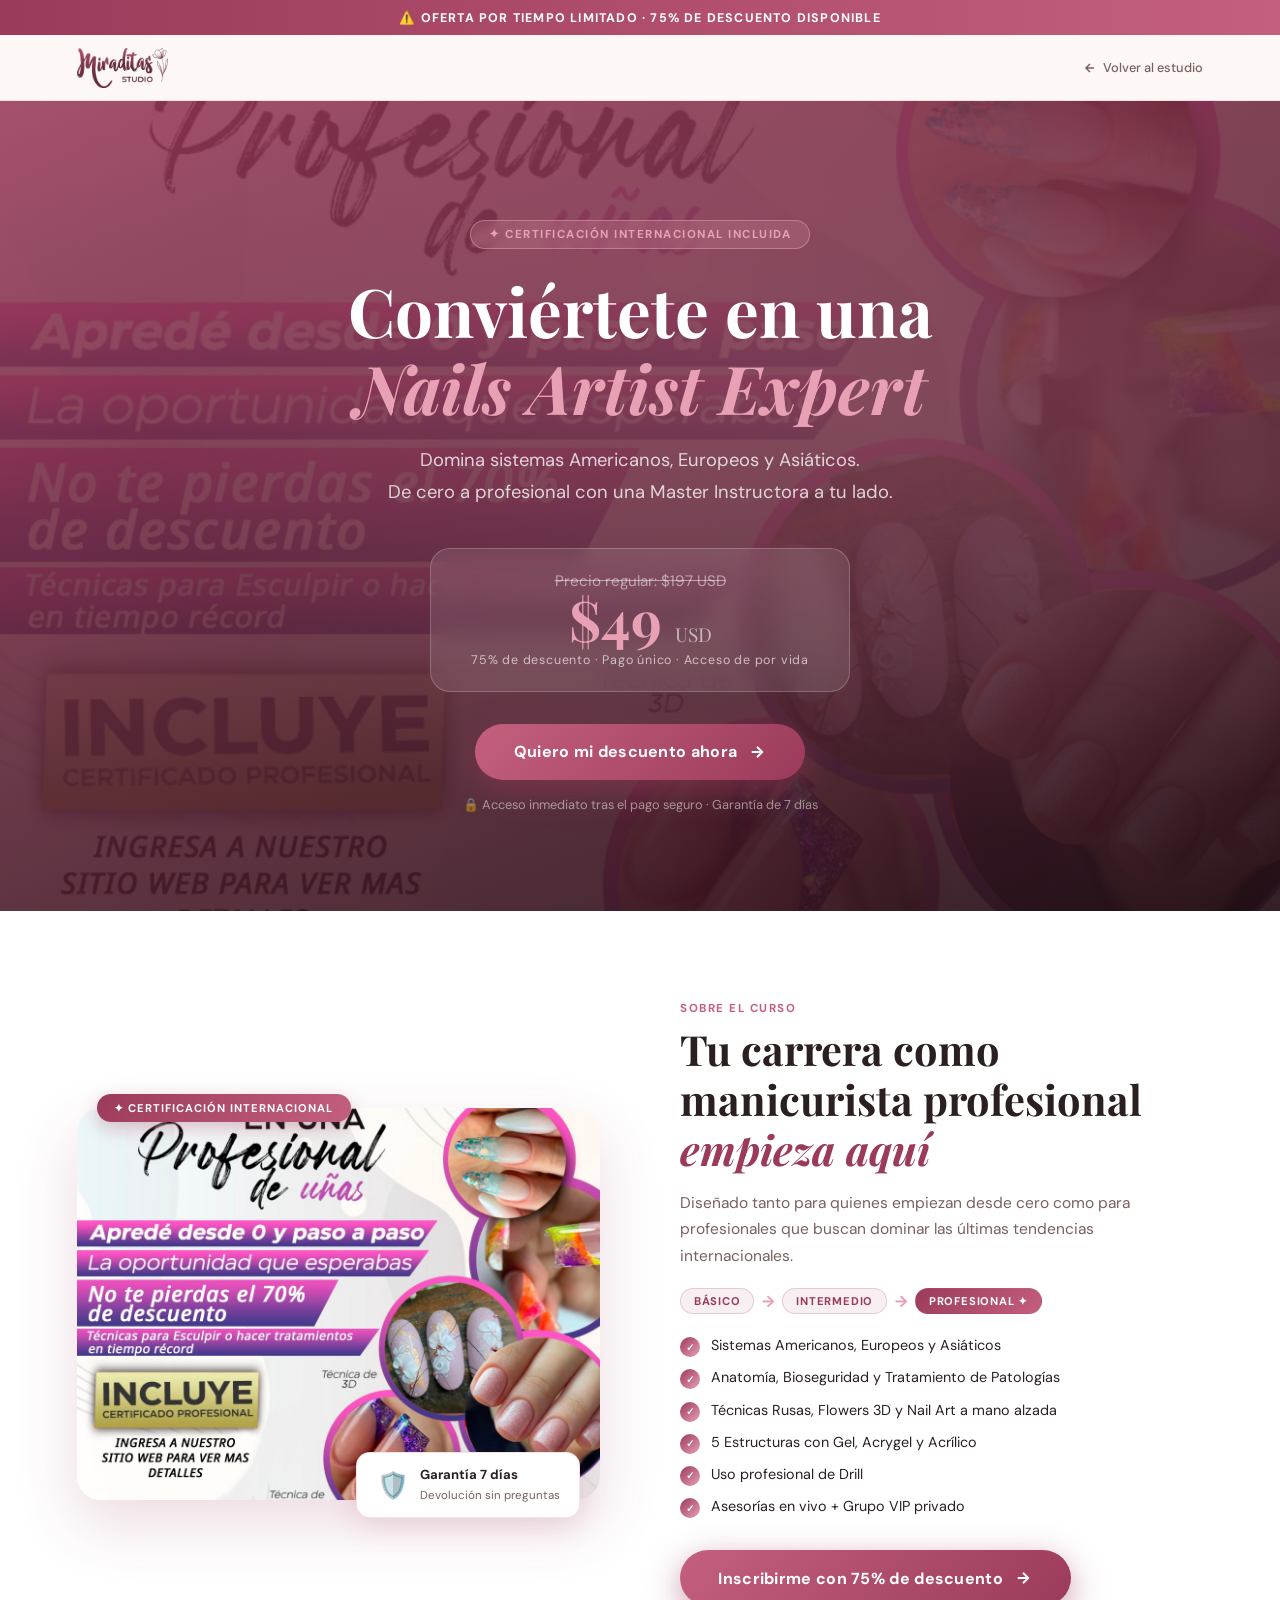
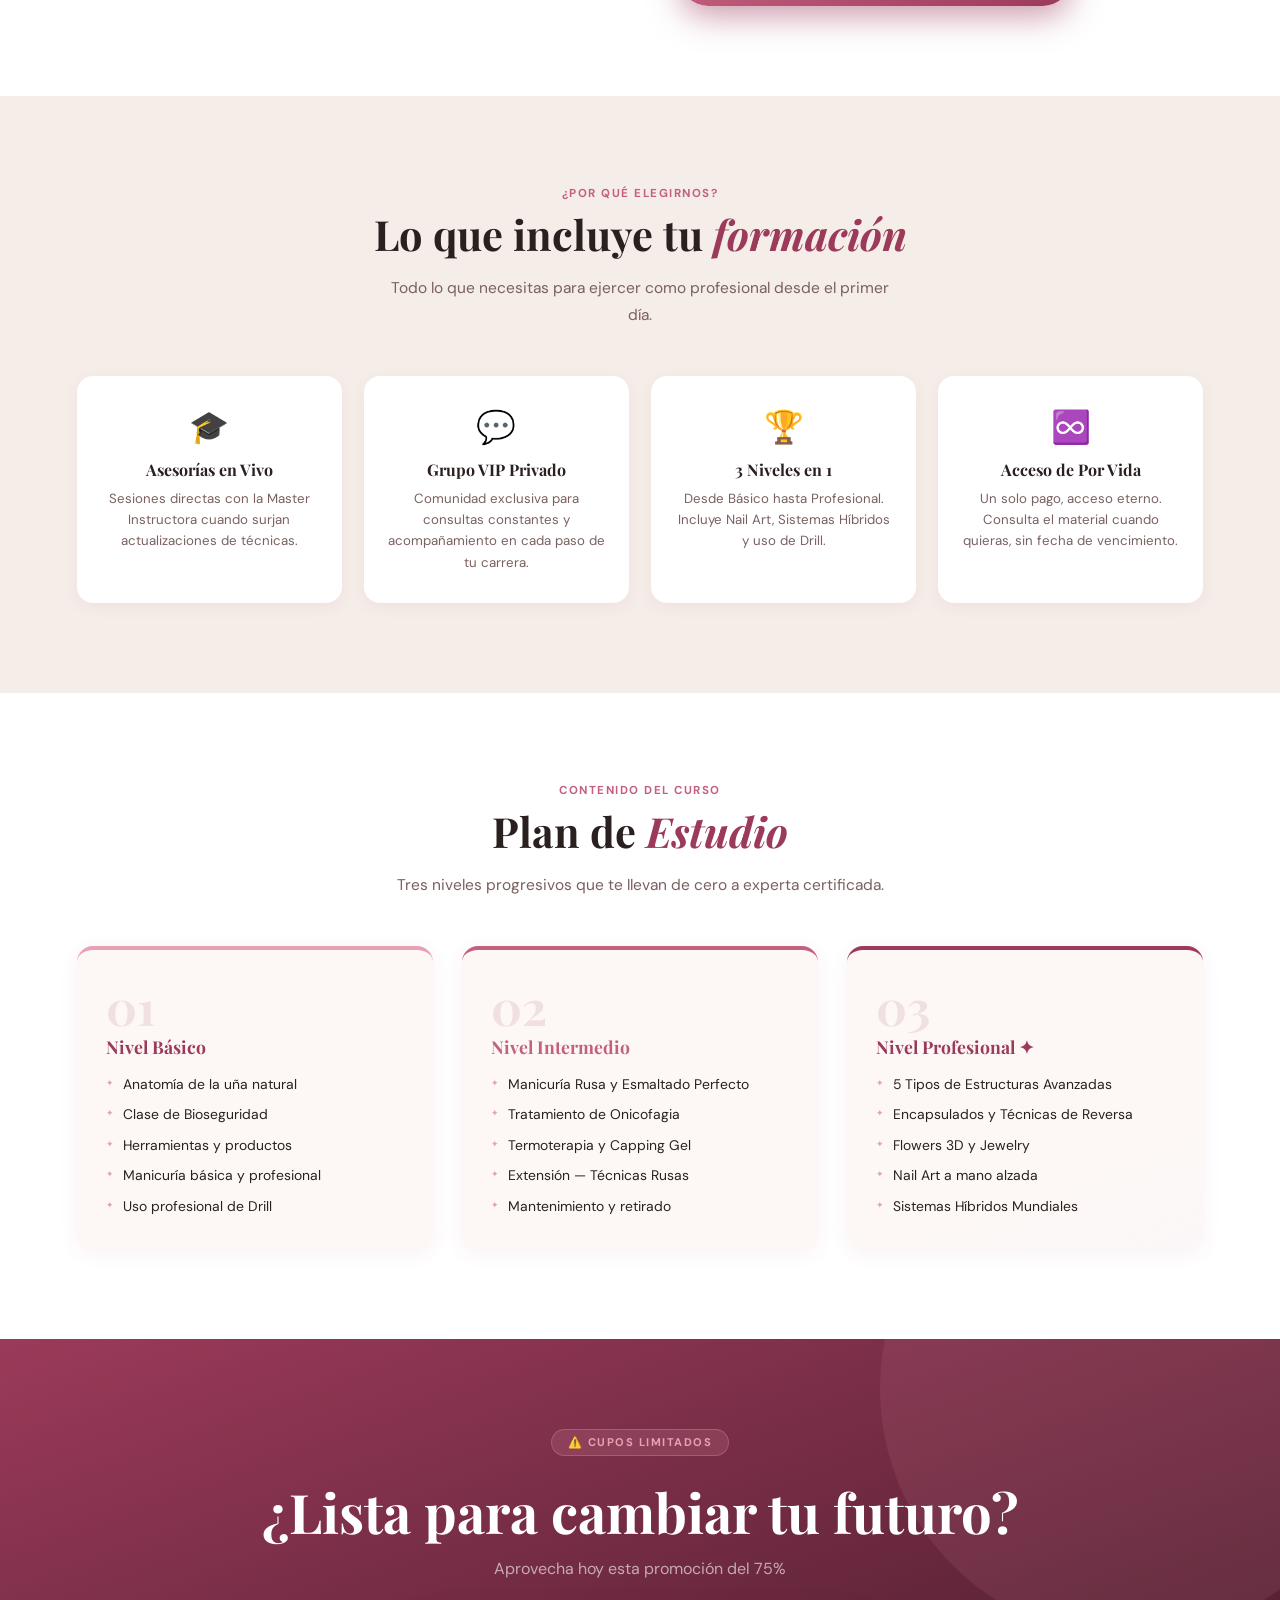
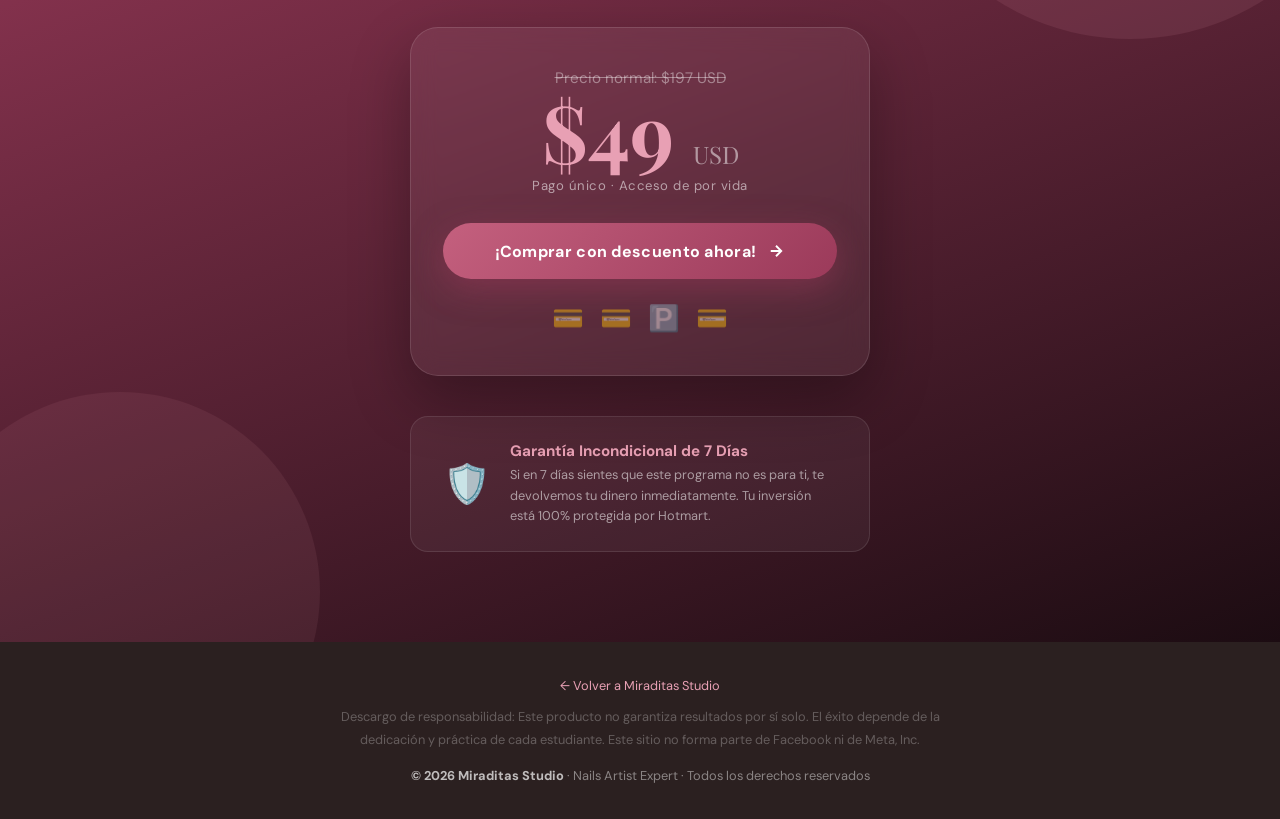
<file: curso.html>
<!DOCTYPE html>
<html lang="es">
<head>
  <meta charset="UTF-8">
  <meta name="viewport" content="width=device-width, initial-scale=1.0">
  <title>Curso Nails Artist Expert — Miraditas Studio</title>

  <link rel="preconnect" href="https://fonts.googleapis.com">
  <link
    href="https://fonts.googleapis.com/css2?family=Playfair+Display:ital,wght@0,400;0,700;1,400&family=DM+Sans:wght@300;400;500;600&display=swap"
    rel="stylesheet"
  >

  <style>
    /* ── Variables (idénticas a Miraditas) ── */
    :root {
      --rose:      #E8A0B4;
      --rose-dark: #C4607E;
      --rose-deep: #9B3A5A;
      --cream:     #FDF8F5;
      --warm:      #F5EDE8;
      --charcoal:  #2B2020;
      --muted:     #7A6060;
      --white:     #FFFFFF;
      --gold:      #C9A96E;
      --shadow:    rgba(155,58,90,.15);
      --radius:    16px;
      --tr:        .3s cubic-bezier(.4,0,.2,1);
    }

    *, *::before, *::after { margin:0; padding:0; box-sizing:border-box; }
    html { scroll-behavior: smooth; }
    body {
      font-family: 'DM Sans', sans-serif;
      background: var(--cream);
      color: var(--charcoal);
      overflow-x: hidden;
    }

    ::-webkit-scrollbar { width: 6px; }
    ::-webkit-scrollbar-track { background: var(--warm); }
    ::-webkit-scrollbar-thumb { background: var(--rose); border-radius: 3px; }

    /* ── Barra de urgencia ── */
    .urgencia {
      background: linear-gradient(90deg, var(--rose-deep), var(--rose-dark));
      color: #fff; text-align: center;
      padding: .6rem 1rem;
      font-size: .78rem; font-weight: 700;
      letter-spacing: 1.2px; text-transform: uppercase;
      position: sticky; top: 0; z-index: 100;
    }

    /* ── Mini header con logo ── */
    .curso-topbar {
      display: flex; align-items: center; justify-content: space-between;
      padding: 0 6%; height: 66px;
      background: rgba(253,248,245,.94);
      backdrop-filter: blur(12px);
      border-bottom: 1px solid rgba(232,160,180,.25);
      box-shadow: 0 2px 18px rgba(155,58,90,.08);
    }
    .curso-topbar-logo {
      font-family: 'Playfair Display', serif;
      font-size: 1.35rem; color: var(--rose-deep);
      text-decoration: none; display: flex; align-items: center; gap: .5rem;
    }
    .curso-topbar-logo img { height: 40px; width: auto; object-fit: contain; }
    .curso-topbar-logo .logo-fallback { display: none; }
    .curso-topbar-back {
      font-size: .8rem; color: var(--muted); text-decoration: none;
      display: flex; align-items: center; gap: .4rem;
      font-weight: 500; transition: color var(--tr);
    }
    .curso-topbar-back:hover { color: var(--rose-deep); }

    /* ── Hero ── */
    .hero {
      min-height: 90vh;
      display: flex; align-items: center; justify-content: center;
      text-align: center;
      padding: 80px 6% 60px;
      background:
        linear-gradient(160deg, rgba(155,58,90,.88) 0%, rgba(36,16,22,.92) 100%),
        url('curso-portada.jpg')
        center/cover no-repeat;
      position: relative; overflow: hidden;
    }
    .hero::before {
      content: ''; position: absolute; inset: 0;
      background: radial-gradient(ellipse at 70% 40%, rgba(232,160,180,.18), transparent 60%);
    }
    .hero-inner { position: relative; z-index: 1; max-width: 780px; margin: 0 auto; }

    .hero-badge {
      display: inline-block;
      background: rgba(232,160,180,.2); border: 1px solid rgba(232,160,180,.5);
      color: var(--rose); font-size: .72rem; font-weight: 700;
      letter-spacing: 1.5px; text-transform: uppercase;
      padding: .4rem 1.1rem; border-radius: 50px; margin-bottom: 1.4rem;
      backdrop-filter: blur(6px);
    }
    .hero h1 {
      font-family: 'Playfair Display', serif;
      font-size: clamp(2.2rem, 6vw, 4.2rem);
      color: #fff; line-height: 1.15; margin-bottom: 1.2rem;
    }
    .hero h1 em { color: var(--rose); font-style: italic; }
    .hero-sub {
      color: rgba(255,255,255,.78); font-size: clamp(.95rem, 2vw, 1.15rem);
      line-height: 1.7; max-width: 560px; margin: 0 auto 2.5rem;
    }

    /* Caja de precio hero */
    .precio-hero {
      display: inline-block;
      background: rgba(255,255,255,.1); border: 1px solid rgba(255,255,255,.2);
      backdrop-filter: blur(10px);
      border-radius: 20px; padding: 1.4rem 2.5rem; margin-bottom: 2rem;
    }
    .precio-antes { color: rgba(255,255,255,.5); text-decoration: line-through; font-size: .95rem; }
    .precio-ahora {
      font-family: 'Playfair Display', serif;
      font-size: 3.5rem; font-weight: 700; color: var(--rose); line-height: 1;
    }
    .precio-ahora span { font-size: 1.2rem; font-weight: 400; color: rgba(255,255,255,.6); }
    .precio-desc { color: rgba(255,255,255,.65); font-size: .78rem; letter-spacing: .8px; margin-top: .3rem; }

    /* Botón CTA principal */
    .btn-cta {
      display: inline-flex; align-items: center; gap: .7rem;
      background: linear-gradient(135deg, var(--rose-dark), var(--rose-deep));
      color: #fff; text-decoration: none;
      font-weight: 700; font-size: 1rem; letter-spacing: .3px;
      padding: 1.1rem 2.4rem; border-radius: 50px;
      box-shadow: 0 10px 32px rgba(155,58,90,.5);
      transition: all var(--tr);
    }
    .btn-cta:hover { transform: translateY(-3px); box-shadow: 0 16px 40px rgba(155,58,90,.6); }
    .btn-cta svg { transition: transform var(--tr); }
    .btn-cta:hover svg { transform: translateX(4px); }

    .hero-meta {
      margin-top: 1rem; color: rgba(255,255,255,.5); font-size: .8rem;
    }

    /* ── Sección común ── */
    section { padding: 90px 6%; }
    .s-label {
      font-size: .72rem; font-weight: 700; letter-spacing: 1.5px;
      text-transform: uppercase; color: var(--rose-dark); margin-bottom: .5rem;
    }
    .s-title {
      font-family: 'Playfair Display', serif;
      font-size: clamp(1.7rem, 3.5vw, 2.6rem);
      color: var(--charcoal); margin-bottom: 1rem; line-height: 1.2;
    }
    .s-title em { color: var(--rose-deep); font-style: italic; }
    .s-desc { color: var(--muted); font-size: .97rem; line-height: 1.7; max-width: 520px; }

    /* ── Sobre el curso ── */
    #sobre {
      background: var(--white);
      display: grid; grid-template-columns: 1fr 1fr;
      gap: 5rem; align-items: center;
    }
    @media (max-width: 820px) { #sobre { grid-template-columns: 1fr; gap: 2.5rem; } }

    .sobre-img-wrap { position: relative; }
    .sobre-img {
      width: 100%; border-radius: 24px;
      box-shadow: 0 24px 60px rgba(155,58,90,.18);
      aspect-ratio: 4/3; object-fit: cover; display: block;
    }
    .sobre-badge {
      position: absolute; top: -14px; left: 20px;
      background: linear-gradient(135deg, var(--rose-deep), var(--rose-dark));
      color: #fff; font-size: .7rem; font-weight: 700;
      letter-spacing: 1px; text-transform: uppercase;
      padding: .45rem 1.1rem; border-radius: 50px;
      box-shadow: 0 6px 18px rgba(155,58,90,.3);
    }
    .garantia-card {
      position: absolute; bottom: -18px; right: 20px;
      background: #fff; border-radius: 14px;
      padding: .8rem 1.2rem;
      display: flex; align-items: center; gap: .7rem;
      box-shadow: 0 8px 28px rgba(155,58,90,.15);
      border: 1.5px solid rgba(232,160,180,.3);
    }
    .garantia-card-icon { font-size: 1.6rem; }
    .garantia-card strong { display: block; font-size: .82rem; color: var(--charcoal); }
    .garantia-card small  { font-size: .72rem; color: var(--muted); }

    .niveles-row {
      display: flex; align-items: center; gap: .5rem;
      flex-wrap: wrap; margin-bottom: 1.2rem;
    }
    .nivel-tag {
      background: rgba(155,58,90,.08); color: var(--rose-deep);
      border: 1.5px solid rgba(155,58,90,.2);
      font-size: .7rem; font-weight: 700; letter-spacing: .8px;
      text-transform: uppercase; padding: .3rem .8rem; border-radius: 50px;
    }
    .nivel-tag.pro {
      background: linear-gradient(135deg, var(--rose-deep), var(--rose-dark));
      color: #fff; border-color: transparent;
    }
    .nivel-sep { color: var(--rose); font-weight: 700; }

    .checks { list-style: none; display: flex; flex-direction: column; gap: .7rem; margin: 1.4rem 0 2rem; }
    .checks li { display: flex; align-items: flex-start; gap: .7rem; font-size: .9rem; }
    .check-ico {
      flex-shrink: 0; width: 20px; height: 20px; border-radius: 50%;
      background: linear-gradient(135deg, var(--rose-deep), var(--rose));
      color: #fff; font-size: .62rem; font-weight: 900;
      display: flex; align-items: center; justify-content: center; margin-top: 1px;
    }

    /* ── Beneficios ── */
    #beneficios { background: var(--warm); text-align: center; }
    .beneficios-header { margin-bottom: 3rem; }
    .beneficios-header .s-desc { margin: 0 auto; }
    .beneficios-grid {
      display: grid; grid-template-columns: repeat(4, 1fr); gap: 1.4rem;
    }
    @media (max-width: 900px) { .beneficios-grid { grid-template-columns: repeat(2,1fr); } }
    @media (max-width: 500px) { .beneficios-grid { grid-template-columns: 1fr; } }

    .beneficio-card {
      background: var(--white); border-radius: var(--radius);
      padding: 1.8rem 1.4rem; text-align: center;
      border: 1.5px solid transparent;
      box-shadow: 0 4px 16px rgba(155,58,90,.06);
      transition: all var(--tr);
    }
    .beneficio-card:hover {
      border-color: rgba(232,160,180,.4);
      transform: translateY(-5px);
      box-shadow: 0 16px 40px rgba(155,58,90,.12);
    }
    .beneficio-ico { font-size: 2rem; margin-bottom: .7rem; }
    .beneficio-card h4 {
      font-family: 'Playfair Display', serif;
      font-size: 1rem; color: var(--charcoal); margin-bottom: .5rem;
    }
    .beneficio-card p { font-size: .83rem; color: var(--muted); line-height: 1.6; }

    /* ── Plan de estudio ── */
    #plan { background: var(--white); text-align: center; }
    .plan-header { margin-bottom: 3rem; }
    .plan-header .s-desc { margin: 0 auto; }
    .plan-grid {
      display: grid; grid-template-columns: repeat(3, 1fr); gap: 1.8rem;
    }
    @media (max-width: 820px) { .plan-grid { grid-template-columns: 1fr; } }

    .plan-card {
      background: var(--cream); border-radius: var(--radius);
      padding: 2rem 1.8rem; text-align: left;
      border-top: 4px solid var(--rose);
      box-shadow: 0 4px 20px rgba(155,58,90,.07);
      transition: all var(--tr);
    }
    .plan-card.mid { border-top-color: var(--rose-dark); }
    .plan-card.pro {
      border-top-color: var(--rose-deep);
      background: linear-gradient(160deg, var(--cream) 70%, rgba(155,58,90,.04));
    }
    .plan-card:hover { transform: translateY(-6px); box-shadow: 0 20px 48px rgba(155,58,90,.13); }
    .plan-num {
      font-family: 'Playfair Display', serif;
      font-size: 3rem; font-weight: 700; line-height: 1;
      color: rgba(155,58,90,.12); margin-bottom: .3rem;
    }
    .plan-card h4 {
      font-family: 'Playfair Display', serif;
      font-size: 1.1rem; color: var(--rose-deep); margin-bottom: 1rem;
    }
    .plan-card.mid h4 { color: var(--rose-dark); }
    .plan-card ul { list-style: none; display: flex; flex-direction: column; gap: .6rem; }
    .plan-card ul li {
      font-size: .87rem; color: var(--charcoal); line-height: 1.5;
      padding-left: 1.1rem; position: relative;
    }
    .plan-card ul li::before {
      content: '✦'; position: absolute; left: 0;
      font-size: .58rem; color: var(--rose); top: 3px;
    }

    /* ── Oferta / CTA final ── */
    #oferta {
      background: linear-gradient(160deg, var(--rose-deep) 0%, #1c0c12 100%);
      text-align: center; position: relative; overflow: hidden;
    }
    #oferta::before {
      content: ''; position: absolute;
      width: 500px; height: 500px; border-radius: 50%;
      background: rgba(232,160,180,.1);
      top: -200px; right: -100px; pointer-events: none;
    }
    #oferta::after {
      content: ''; position: absolute;
      width: 400px; height: 400px; border-radius: 50%;
      background: rgba(232,160,180,.08);
      bottom: -150px; left: -80px; pointer-events: none;
    }
    .oferta-inner { position: relative; z-index: 1; }

    .oferta-eyebrow {
      display: inline-block;
      background: rgba(232,160,180,.15); border: 1px solid rgba(232,160,180,.3);
      color: var(--rose); font-size: .7rem; font-weight: 700;
      letter-spacing: 1.5px; text-transform: uppercase;
      padding: .35rem 1rem; border-radius: 50px; margin-bottom: 1.2rem;
    }
    #oferta h2 {
      font-family: 'Playfair Display', serif;
      font-size: clamp(2rem, 5vw, 3.4rem); color: #fff; margin-bottom: .6rem;
    }
    #oferta .sub { color: rgba(255,255,255,.6); font-size: 1rem; margin-bottom: 3rem; }

    .oferta-box {
      max-width: 460px; margin: 0 auto;
      background: rgba(255,255,255,.06); border: 1px solid rgba(255,255,255,.12);
      backdrop-filter: blur(12px);
      border-radius: 28px; padding: 2.5rem 2rem;
      box-shadow: 0 24px 60px rgba(0,0,0,.3);
    }
    .oferta-precio-antes { color: rgba(255,255,255,.4); text-decoration: line-through; font-size: .95rem; margin-bottom: .2rem; }
    .oferta-precio-ahora {
      font-family: 'Playfair Display', serif;
      font-size: 5rem; font-weight: 700; color: var(--rose); line-height: 1;
    }
    .oferta-precio-ahora span { font-size: 1.5rem; font-weight: 400; color: rgba(255,255,255,.5); }
    .oferta-precio-tipo { color: rgba(255,255,255,.55); font-size: .82rem; margin: .4rem 0 1.8rem; letter-spacing: .5px; }

    .pagos-row {
      display: flex; justify-content: center; gap: 1rem;
      margin: 1.4rem 0 0; opacity: .45; font-size: 1.6rem; color: #fff;
    }

    .garantia-strip {
      margin-top: 2.5rem;
      background: rgba(255,255,255,.05); border: 1px solid rgba(255,255,255,.1);
      border-radius: 18px; padding: 1.5rem 2rem;
      display: flex; align-items: center; gap: 1.2rem; text-align: left;
      max-width: 460px; margin-left: auto; margin-right: auto;
    }
    .garantia-strip-ico { font-size: 2.4rem; flex-shrink: 0; }
    .garantia-strip h4 { color: var(--rose); font-size: .95rem; margin-bottom: .3rem; }
    .garantia-strip p  { color: rgba(255,255,255,.55); font-size: .8rem; line-height: 1.6; }

    /* ── Footer ── */
    footer {
      background: var(--charcoal); color: rgba(255,255,255,.45);
      text-align: center; padding: 2rem 5%; font-size: .8rem;
      line-height: 1.8;
    }
    footer a { color: var(--rose); text-decoration: none; }
    footer a:hover { text-decoration: underline; }
    footer strong { color: rgba(255,255,255,.7); }

    /* ── Responsive misc ── */
    @media (max-width: 560px) {
      .precio-ahora { font-size: 2.6rem; }
      .oferta-precio-ahora { font-size: 3.8rem; }
      .garantia-strip { flex-direction: column; text-align: center; }
    }
  </style>
</head>
<body>

<!-- Barra de urgencia -->
<div class="urgencia">⚠️ Oferta por tiempo limitado · 75% de descuento disponible</div>

<!-- Mini header -->
<header class="curso-topbar">
  <a href="index.html" class="curso-topbar-logo">
    <img
      src="logo.png"
      alt="Miraditas"
      onerror="this.style.display='none'; this.nextElementSibling.style.display='inline'"
    >
    <span class="logo-fallback">Miraditas<em style="color:var(--rose)">✦</em></span>
  </a>
  <a href="index.html" class="curso-topbar-back">
    <svg width="14" height="14" viewBox="0 0 24 24" fill="none" stroke="currentColor" stroke-width="2.5"><path d="M19 12H5M12 5l-7 7 7 7"/></svg>
    Volver al estudio
  </a>
</header>


<!-- ── HERO ── -->
<header class="hero">
  <div class="hero-inner">
    <span class="hero-badge">✦ Certificación Internacional Incluida</span>

    <h1>Conviértete en una<br><em>Nails Artist Expert</em></h1>

    <p class="hero-sub">
      Domina sistemas Americanos, Europeos y Asiáticos.<br>
      De cero a profesional con una Master Instructora a tu lado.
    </p>

    <div class="precio-hero">
      <div class="precio-antes">Precio regular: $197 USD</div>
      <div class="precio-ahora">$49 <span>USD</span></div>
      <div class="precio-desc">75% de descuento · Pago único · Acceso de por vida</div>
    </div>

    <br>
    <a href="https://go.hotmart.com/Q105183617Y?ap=9a48" target="_blank" rel="noopener" class="btn-cta">
      Quiero mi descuento ahora
      <svg width="18" height="18" viewBox="0 0 24 24" fill="none" stroke="currentColor" stroke-width="2.5"><path d="M5 12h14M12 5l7 7-7 7"/></svg>
    </a>

    <p class="hero-meta">🔒 Acceso inmediato tras el pago seguro · Garantía de 7 días</p>
  </div>
</header>


<!-- ── SOBRE EL CURSO ── -->
<section id="sobre">
  <div class="sobre-img-wrap">
    <span class="sobre-badge">✦ Certificación Internacional</span>
    <img
      src="curso-portada.jpg"
      alt="Curso Nails Artist Expert"
      class="sobre-img"
    >
    <div class="garantia-card">
      <span class="garantia-card-icon">🛡️</span>
      <div>
        <strong>Garantía 7 días</strong>
        <small>Devolución sin preguntas</small>
      </div>
    </div>
  </div>

  <div>
    <div class="s-label">Sobre el curso</div>
    <h2 class="s-title">Tu carrera como manicurista profesional <em>empieza aquí</em></h2>
    <p class="s-desc">
      Diseñado tanto para quienes empiezan desde cero como para profesionales que buscan dominar las últimas tendencias internacionales.
    </p>

    <div class="niveles-row" style="margin-top:1.2rem">
      <span class="nivel-tag">Básico</span>
      <span class="nivel-sep">→</span>
      <span class="nivel-tag">Intermedio</span>
      <span class="nivel-sep">→</span>
      <span class="nivel-tag pro">Profesional ✦</span>
    </div>

    <ul class="checks">
      <li><span class="check-ico">✓</span> Sistemas Americanos, Europeos y Asiáticos</li>
      <li><span class="check-ico">✓</span> Anatomía, Bioseguridad y Tratamiento de Patologías</li>
      <li><span class="check-ico">✓</span> Técnicas Rusas, Flowers 3D y Nail Art a mano alzada</li>
      <li><span class="check-ico">✓</span> 5 Estructuras con Gel, Acrygel y Acrílico</li>
      <li><span class="check-ico">✓</span> Uso profesional de Drill</li>
      <li><span class="check-ico">✓</span> Asesorías en vivo + Grupo VIP privado</li>
    </ul>

    <a href="https://go.hotmart.com/Q105183617Y?ap=9a48" target="_blank" rel="noopener" class="btn-cta">
      Inscribirme con 75% de descuento
      <svg width="18" height="18" viewBox="0 0 24 24" fill="none" stroke="currentColor" stroke-width="2.5"><path d="M5 12h14M12 5l7 7-7 7"/></svg>
    </a>
  </div>
</section>


<!-- ── BENEFICIOS ── -->
<section id="beneficios">
  <div class="beneficios-header">
    <div class="s-label">¿Por qué elegirnos?</div>
    <h2 class="s-title">Lo que incluye tu <em>formación</em></h2>
    <p class="s-desc">Todo lo que necesitas para ejercer como profesional desde el primer día.</p>
  </div>
  <div class="beneficios-grid">
    <div class="beneficio-card">
      <div class="beneficio-ico">🎓</div>
      <h4>Asesorías en Vivo</h4>
      <p>Sesiones directas con la Master Instructora cuando surjan actualizaciones de técnicas.</p>
    </div>
    <div class="beneficio-card">
      <div class="beneficio-ico">💬</div>
      <h4>Grupo VIP Privado</h4>
      <p>Comunidad exclusiva para consultas constantes y acompañamiento en cada paso de tu carrera.</p>
    </div>
    <div class="beneficio-card">
      <div class="beneficio-ico">🏆</div>
      <h4>3 Niveles en 1</h4>
      <p>Desde Básico hasta Profesional. Incluye Nail Art, Sistemas Híbridos y uso de Drill.</p>
    </div>
    <div class="beneficio-card">
      <div class="beneficio-ico">♾️</div>
      <h4>Acceso de Por Vida</h4>
      <p>Un solo pago, acceso eterno. Consulta el material cuando quieras, sin fecha de vencimiento.</p>
    </div>
  </div>
</section>


<!-- ── PLAN DE ESTUDIO ── -->
<section id="plan">
  <div class="plan-header">
    <div class="s-label">Contenido del curso</div>
    <h2 class="s-title">Plan de <em>Estudio</em></h2>
    <p class="s-desc">Tres niveles progresivos que te llevan de cero a experta certificada.</p>
  </div>
  <div class="plan-grid">
    <div class="plan-card">
      <div class="plan-num">01</div>
      <h4>Nivel Básico</h4>
      <ul>
        <li>Anatomía de la uña natural</li>
        <li>Clase de Bioseguridad</li>
        <li>Herramientas y productos</li>
        <li>Manicuría básica y profesional</li>
        <li>Uso profesional de Drill</li>
      </ul>
    </div>
    <div class="plan-card mid">
      <div class="plan-num">02</div>
      <h4>Nivel Intermedio</h4>
      <ul>
        <li>Manicuría Rusa y Esmaltado Perfecto</li>
        <li>Tratamiento de Onicofagia</li>
        <li>Termoterapia y Capping Gel</li>
        <li>Extensión — Técnicas Rusas</li>
        <li>Mantenimiento y retirado</li>
      </ul>
    </div>
    <div class="plan-card pro">
      <div class="plan-num">03</div>
      <h4>Nivel Profesional ✦</h4>
      <ul>
        <li>5 Tipos de Estructuras Avanzadas</li>
        <li>Encapsulados y Técnicas de Reversa</li>
        <li>Flowers 3D y Jewelry</li>
        <li>Nail Art a mano alzada</li>
        <li>Sistemas Híbridos Mundiales</li>
      </ul>
    </div>
  </div>
</section>


<!-- ── OFERTA / CTA FINAL ── -->
<section id="oferta">
  <div class="oferta-inner">
    <span class="oferta-eyebrow">⚠️ Cupos limitados</span>
    <h2>¿Lista para cambiar tu futuro?</h2>
    <p class="sub">Aprovecha hoy esta promoción del 75%</p>

    <div class="oferta-box">
      <p class="oferta-precio-antes">Precio normal: $197 USD</p>
      <p class="oferta-precio-ahora">$49 <span>USD</span></p>
      <p class="oferta-precio-tipo">Pago único · Acceso de por vida</p>

      <a href="https://go.hotmart.com/Q105183617Y?ap=9a48" target="_blank" rel="noopener" class="btn-cta" style="width:100%;justify-content:center;">
        ¡Comprar con descuento ahora!
        <svg width="18" height="18" viewBox="0 0 24 24" fill="none" stroke="currentColor" stroke-width="2.5"><path d="M5 12h14M12 5l7 7-7 7"/></svg>
      </a>

      <div class="pagos-row">
        <span title="Visa">💳</span>
        <span title="Mastercard">💳</span>
        <span title="PayPal">🅿️</span>
        <span title="Amex">💳</span>
      </div>
    </div>

    <div class="garantia-strip">
      <span class="garantia-strip-ico">🛡️</span>
      <div>
        <h4>Garantía Incondicional de 7 Días</h4>
        <p>Si en 7 días sientes que este programa no es para ti, te devolvemos tu dinero inmediatamente. Tu inversión está 100% protegida por Hotmart.</p>
      </div>
    </div>
  </div>
</section>


<!-- ── FOOTER ── -->
<footer>
  <p style="margin-bottom:.5rem">
    <a href="index.html">← Volver a Miraditas Studio</a>
  </p>
  <p style="margin-bottom:.8rem; opacity:.6; max-width:600px; margin-left:auto; margin-right:auto;">
    Descargo de responsabilidad: Este producto no garantiza resultados por sí solo. El éxito depende de la dedicación y práctica de cada estudiante. Este sitio no forma parte de Facebook ni de Meta, Inc.
  </p>
  <p><strong>© 2026 Miraditas Studio</strong> · Nails Artist Expert · Todos los derechos reservados</p>
</footer>

</body>
</html>
</file>
